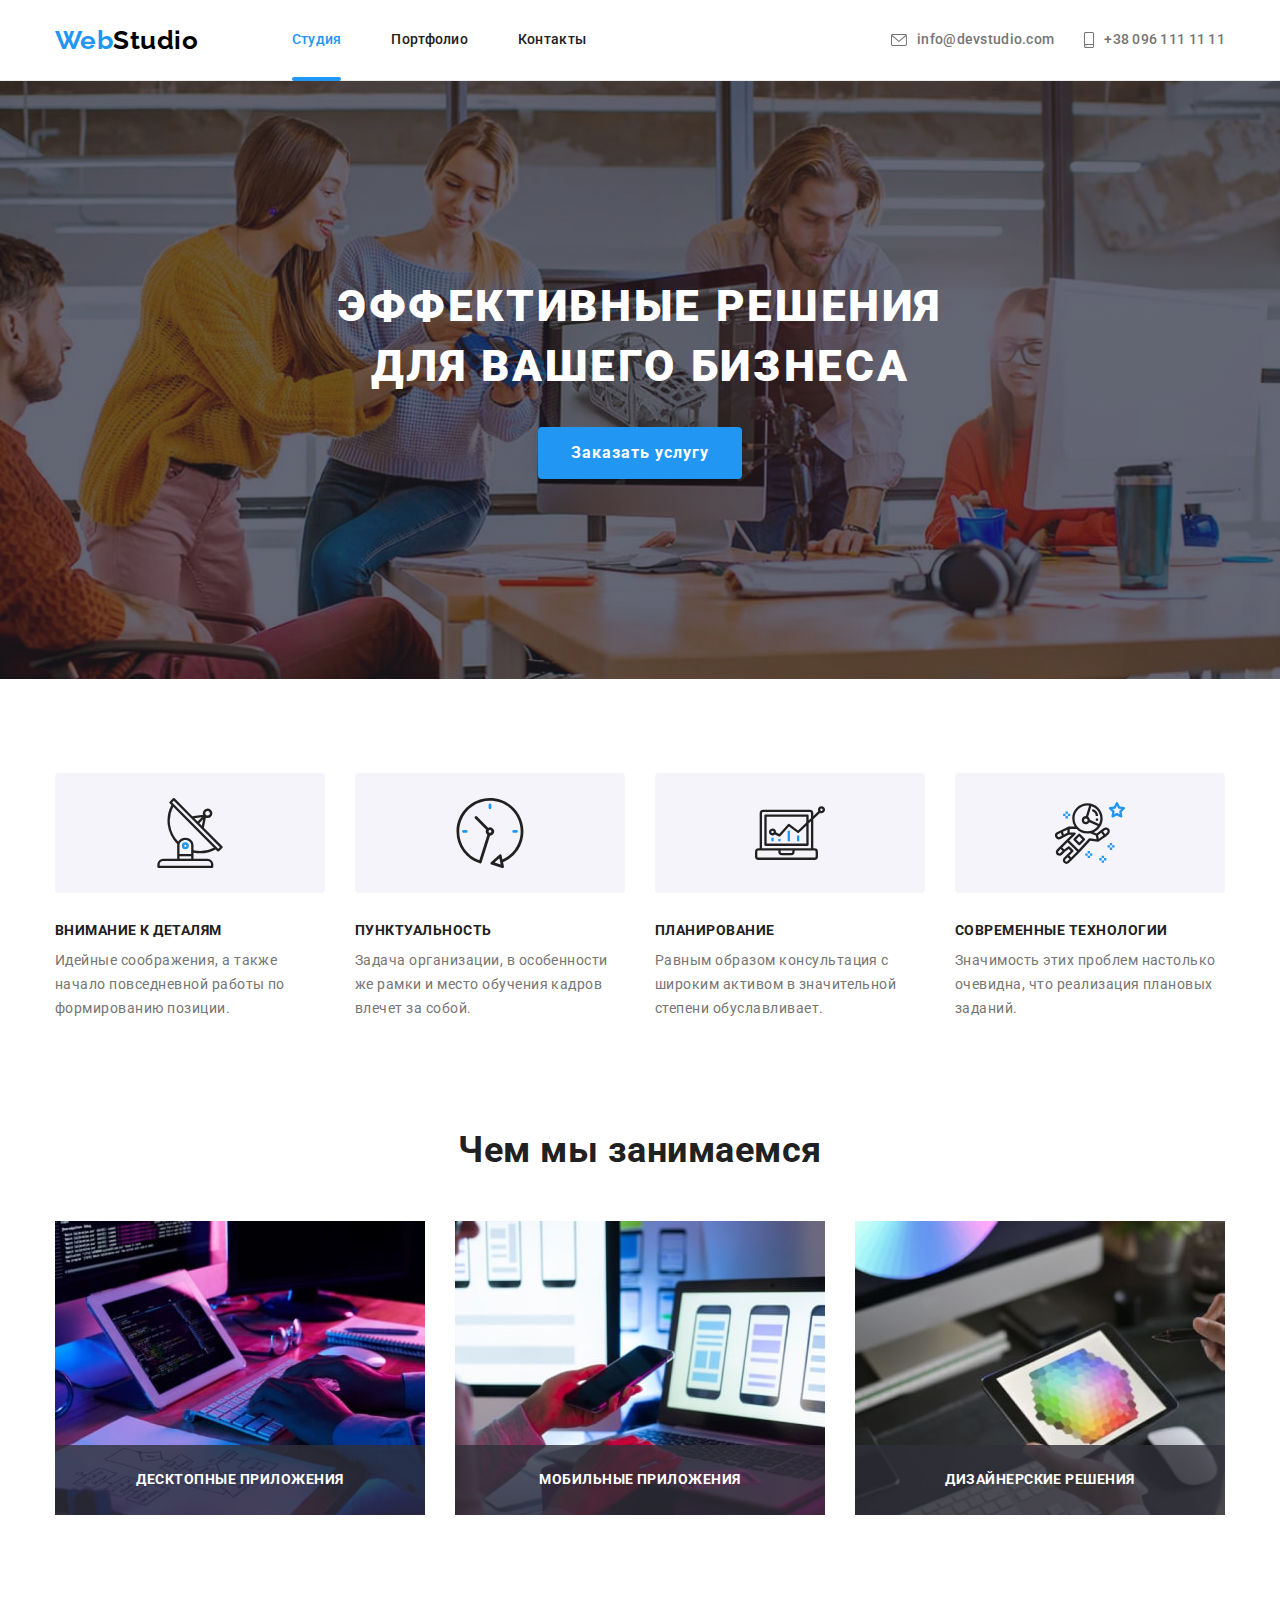
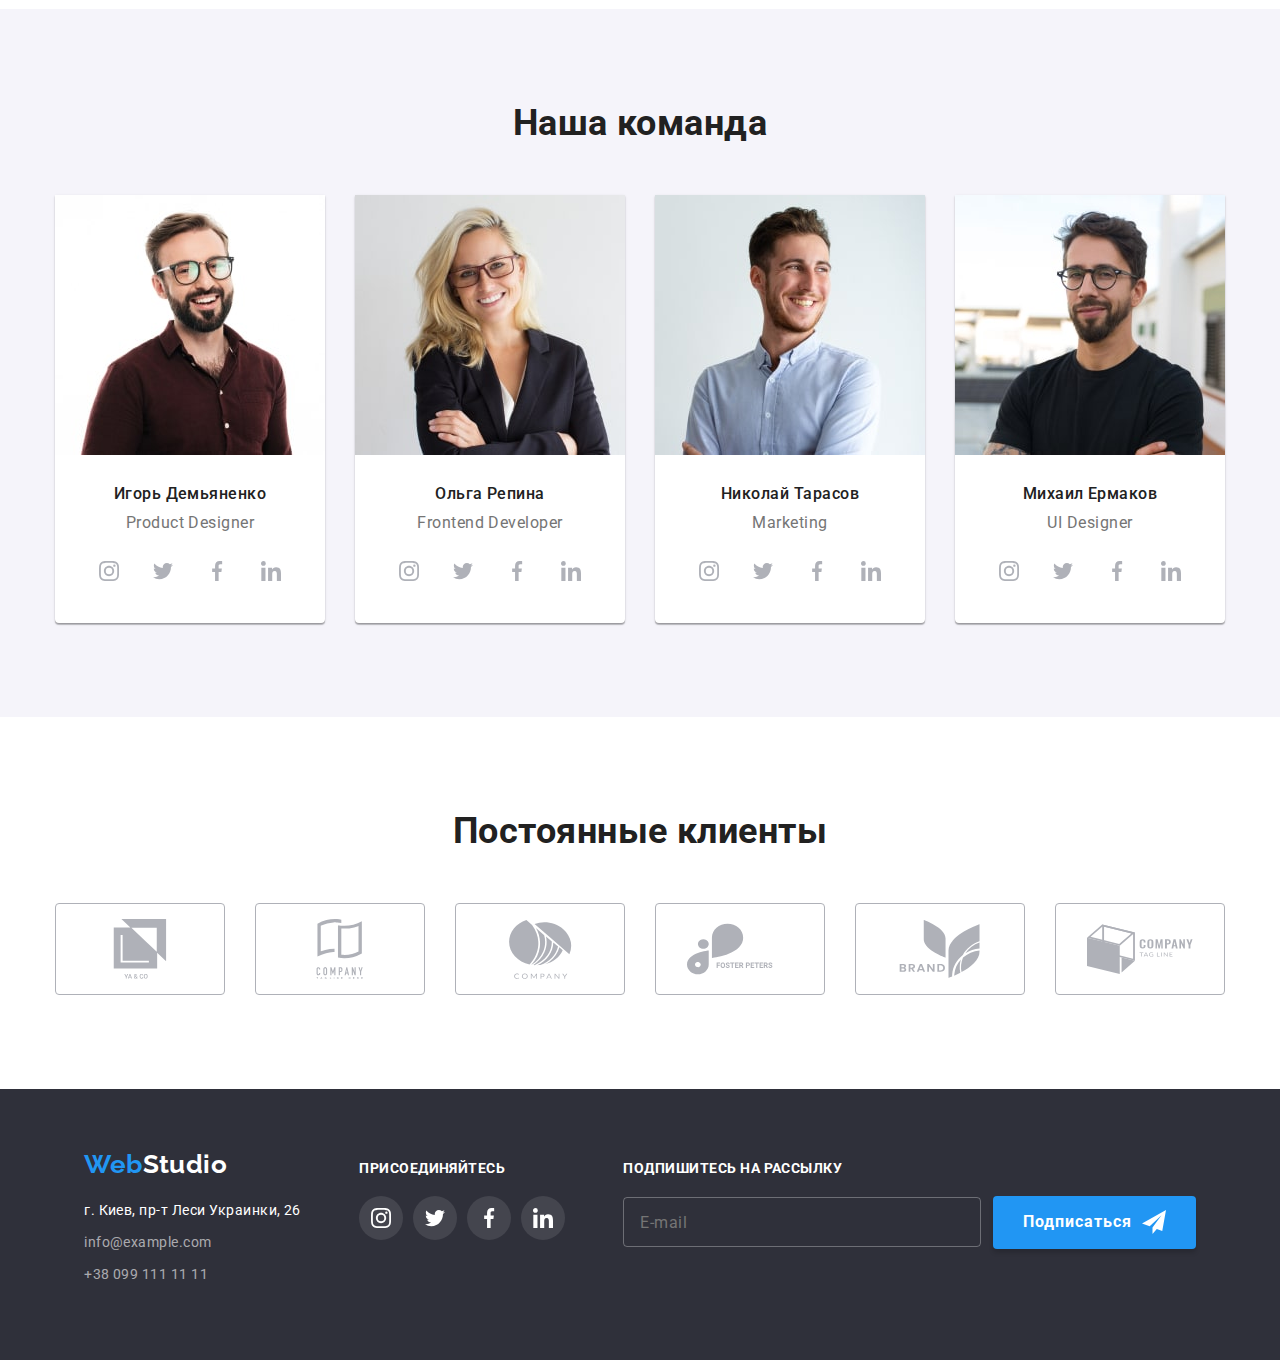
<file: index.html>
<!DOCTYPE html>
<html lang="ru">
  <head>
    <meta charset="UTF-8" />
    <meta http-equiv="X-UA-Compatible" content="IE=edge" />
    <meta name="viewport" content="width=device-width, initial-scale=1.0" />
    <link rel="preconnect" href="https://fonts.googleapis.com" />
    <link rel="preconnect" href="https://fonts.gstatic.com" crossorigin />
    <link
      href="https://fonts.googleapis.com/css2?family=Raleway:wght@700&family=Roboto:wght@400;500;700;900&display=swap"
      rel="stylesheet"
    />
    <link rel="stylesheet" href="./css/main.min.css" />
    <title>WebStudio</title>
  </head>

  <body>
    <!-- HEADER -->

    <!-- HEADER -->
    <header class="header">
      <div class="header__container container">
        <a href="./index.html" class="header__logo logo"
          >Web<span class="header__logo--accent">Studio</span></a
        >

        <button type="button" class="menu-btn" data-menu-button>
          <svg class="menu-btn__svg" width="40" height="40">
            <use class="menu-btn__icon--burger" href="./img/icon/sprite.svg#icon-burger"></use>
            <use class="menu-btn__icon--cross" href="./img/icon/sprite.svg#icon-cross"></use>
          </svg>
        </button>

        <div class="menu-container" data-menu>
          <nav class="site-nav">
            <ul class="site-nav__list">
              <li class="site-nav__item">
                <a href="./index.html" class="site-nav__link site-nav__link--current">Студия</a>
              </li>
              <li class="site-nav__item">
                <a href="./portfolio.html" class="site-nav__link">Портфолио</a>
              </li>
              <li class="site-nav__item"><a href="" class="site-nav__link">Контакты</a></li>
            </ul>
          </nav>

          <div>
            <ul class="auth-site">
              <li class="auth-site__item">
                <a href="tel:+380961111111" class="auth-site__link auth-site__link--tel">
                  <svg class="auth-site__svg" width="10" height="16">
                    <use href="./img/icon/sprite.svg#icon-tel"></use>
                  </svg>
                  +38 096 111 11 11
                </a>
              </li>
              <li class="auth-site__item">
                <a href="mailto:info@devstudio.com" class="auth-site__link">
                  <svg class="auth-site__svg" width="16" height="12">
                    <use href="./img/icon/sprite.svg#icon-mail"></use>
                  </svg>
                  info@devstudio.com
                </a>
              </li>
            </ul>

            <ul class="soc-auth">
              <li class="soc-auth__item">
                <a href="https://www.instagram.com/" class="soc-auth__link">Instagram</a>
              </li>
              <li class="soc-auth__item">
                <a href="https://twitter.com/home" class="soc-auth__link">Twitter</a>
              </li>
              <li class="soc-auth__item">
                <a href="https://www.facebook.com/" class="soc-auth__link">Facebook</a>
              </li>
              <li class="soc-auth__item">
                <a href="https://www.linkedin.com/" class="soc-auth__link">LinkedIn</a>
              </li>
            </ul>
          </div>
        </div>
      </div>
    </header>

    <!-- MAIN -->

    <main>
      <!-- HERO -->
      <section class="hero">
        <div class="container">
          <h1 class="hero__title">
            Эффективные решения<br />
            для вашего бизнеса
          </h1>

          <button type="button" class="hero__btn" data-modal-open>Заказать услугу</button>
        </div>
      </section>

      <!-- SPECIFICS -->
      <section class="specifics">
        <div class="container">
          <h2 class="specifics__title visually-hidden">specifics</h2>

          <ul class="specifics__list">
            <li class="specifics__item">
              <div class="specifics__svg">
                <svg width="70" height="70">
                  <use href="./img/icon/sprite.svg#icon-antena"></use>
                </svg>
              </div>

              <h3 class="specifics__title">Внимание к деталям</h3>
              <p class="specifics__text">
                Идейные соображения, а также начало повседневной работы по формированию позиции.
              </p>
            </li>
            <li class="specifics__item">
              <div class="specifics__svg">
                <svg width="70" height="70">
                  <use href="./img/icon/sprite.svg#icon-clock"></use>
                </svg>
              </div>

              <h3 class="specifics__title">Пунктуальность</h3>
              <p class="specifics__text">
                Задача организации, в особенности же рамки и место обучения кадров влечет за собой.
              </p>
            </li>
            <li class="specifics__item">
              <div class="specifics__svg">
                <svg width="70" height="70">
                  <use href="./img/icon/sprite.svg#icon-diagram"></use>
                </svg>
              </div>

              <h3 class="specifics__title">Планирование</h3>
              <p class="specifics__text">
                Равным образом консультация с широким активом в значительной степени обуславливает.
              </p>
            </li>
            <li class="specifics__item">
              <div class="specifics__svg">
                <svg width="70" height="70">
                  <use href="./img/icon/sprite.svg#icon-astronaut"></use>
                </svg>
              </div>

              <h3 class="specifics__title">Современные технологии</h3>
              <p class="specifics__text">
                Значимость этих проблем настолько очевидна, что реализация плановых заданий.
              </p>
            </li>
          </ul>
        </div>
      </section>

      <!-- INTERESTS -->
      <section class="interests">
        <div class="container">
          <h2 class="interests__title">Чем мы занимаемся</h2>

          <ul class="interests__list">
            <li class="interests__item">
              <div class="hidden-box">
                <picture>
                  <source
                    srcset="
                      ./img/adaptive/desk-interes-1-1x-min.jpg 1x,
                      ./img/adaptive/desk-interes-1-2x-min.jpg 2x
                    "
                    media="(min-width: 1200px)"
                  />
                  <img src="./img/interes.jpg" class="hidden-box__img" alt="интересы" />
                </picture>

                <div class="hidden-box__content">
                  <p class="hidden-box__text">Десктопные приложения</p>
                </div>
              </div>
            </li>
            <li class="interests__item">
              <div class="hidden-box">
                <picture>
                  <source
                    srcset="
                      ./img/adaptive/desk-interes-2-1x-min.jpg 1x,
                      ./img/adaptive/desk-interes-2-2x-min.jpg 2x
                    "
                    media="(min-width: 1200px)"
                  />
                  <img src="./img/interes2.jpg" class="hidden-box__img" alt="интересы" />
                </picture>

                <div class="hidden-box__content">
                  <p class="hidden-box__text">Мобильные приложения</p>
                </div>
              </div>
            </li>
            <li class="interests__item">
              <div class="hidden-box">
                <picture>
                  <source
                    srcset="
                      ./img/adaptive/desk-interes-3-1x-min.jpg 1x,
                      ./img/adaptive/desk-interes-3-2x-min.jpg 2x
                    "
                    media="(min-width: 1200px)"
                  />
                  <img src="./img/interes3.jpg" class="hidden-box__img" alt="интересы" />
                </picture>

                <div class="hidden-box__content">
                  <p class="hidden-box__text">Дизайнерские решения</p>
                </div>
              </div>
            </li>
          </ul>
        </div>
      </section>

      <!-- TEAM -->
      <section class="team">
        <div class="container">
          <h2 class="team__title">Наша команда</h2>

          <ul class="team__list">
            <li class="team__item">
              <picture>
                <source
                  srcset="
                    ./img/adaptive/mob-team-1-1x-min.jpg 1x,
                    ./img/adaptive/mob-team-1-2x-min.jpg 2x
                  "
                  media="(max-width: 767px)"
                />
                <source
                  srcset="
                    ./img/adaptive/tab-team-1-1x-min.jpg 1x,
                    ./img/adaptive/tab-team-1-2x-min.jpg 2x
                  "
                  media="(min-width: 768px) and (max-width: 1199px)"
                />
                <source
                  srcset="
                    ./img/adaptive/desk-team-1-1x-min.jpg 1x,
                    ./img/adaptive/desk-team-1-2x-min.jpg 2x
                  "
                  media="(min-width: 1200px)"
                />

                <img src="./img/team.jpg" class="team__img" alt="портреты" />
              </picture>

              <div class="team-content">
                <h3 class="team-content__name">Игорь Демьяненко</h3>
                <p class="team-content__position">Product Designer</p>
              </div>

              <ul class="soclist">
                <li class="soclist__item">
                  <a href="" class="soclist__link">
                    <svg class="soclist__svg" width="20" height="20">
                      <use href="./img/icon/sprite.svg#icon-instagram"></use>
                    </svg>
                  </a>
                </li>
                <li class="soclist__item">
                  <a href="" class="soclist__link">
                    <svg class="soclist__svg" width="20" height="20">
                      <use href="./img/icon/sprite.svg#icon-twitter"></use>
                    </svg>
                  </a>
                </li>
                <li class="soclist__item">
                  <a href="" class="soclist__link">
                    <svg class="soclist__svg" width="20" height="20">
                      <use href="./img/icon/sprite.svg#icon-facebook"></use>
                    </svg>
                  </a>
                </li>
                <li class="soclist__item">
                  <a href="" class="soclist__link">
                    <svg class="soclist__svg" width="20" height="20">
                      <use href="./img/icon/sprite.svg#icon-linkedin"></use>
                    </svg>
                  </a>
                </li>
              </ul>
            </li>
            <li class="team__item">
              <picture>
                <source
                  srcset="
                    ./img/adaptive/mob-team-2-1x-min.jpg 1x,
                    ./img/adaptive/mob-team-2-2x-min.jpg 2x
                  "
                  media="(max-width: 767px)"
                />
                <source
                  srcset="
                    ./img/adaptive/tab-team-2-1x-min.jpg 1x,
                    ./img/adaptive/tab-team-2-2x-min.jpg 2x
                  "
                  media="(min-width: 768px) and (max-width: 1199px)"
                />
                <source
                  srcset="
                    ./img/adaptive/desk-team-2-1x-min.jpg 1x,
                    ./img/adaptive/desk-team-2-2x-min.jpg 2x
                  "
                  media="(min-width: 1200px)"
                />

                <img src="./img/team2.jpg" class="team__img" alt="портреты" />
              </picture>
              <div class="team-content">
                <h3 class="team-content__name">Ольга Репина</h3>
                <p class="team-content__position">Frontend Developer</p>
              </div>

              <ul class="soclist">
                <li class="soclist__item">
                  <a href="" class="soclist__link">
                    <svg class="soclist__svg" width="20" height="20">
                      <use href="./img/icon/sprite.svg#icon-instagram"></use>
                    </svg>
                  </a>
                </li>
                <li class="soclist__item">
                  <a href="" class="soclist__link">
                    <svg class="soclist__svg" width="20" height="20">
                      <use href="./img/icon/sprite.svg#icon-twitter"></use>
                    </svg>
                  </a>
                </li>
                <li class="soclist__item">
                  <a href="" class="soclist__link">
                    <svg class="soclist__svg" width="20" height="20">
                      <use href="./img/icon/sprite.svg#icon-facebook"></use>
                    </svg>
                  </a>
                </li>
                <li class="soclist__item">
                  <a href="" class="soclist__link">
                    <svg class="soclist__svg" width="20" height="20">
                      <use href="./img/icon/sprite.svg#icon-linkedin"></use>
                    </svg>
                  </a>
                </li>
              </ul>
            </li>
            <li class="team__item">
              <picture>
                <source
                  srcset="
                    ./img/adaptive/mob-team-3-1x-min.jpg 1x,
                    ./img/adaptive/mob-team-3-2x-min.jpg 2x
                  "
                  media="(max-width: 767px)"
                />
                <source
                  srcset="
                    ./img/adaptive/tab-team-3-1x-min.jpg 1x,
                    ./img/adaptive/tab-team-3-2x-min.jpg 2x
                  "
                  media="(min-width: 768px) and (max-width: 1199px)"
                />
                <source
                  srcset="
                    ./img/adaptive/desk-team-3-1x-min.jpg 1x,
                    ./img/adaptive/desk-team-3-2x-min.jpg 2x
                  "
                  media="(min-width: 1200px)"
                />

                <img src="./img/team3.jpg" class="team__img" alt="портреты" />
              </picture>
              <div class="team-content">
                <h3 class="team-content__name">Николай Тарасов</h3>
                <p class="team-content__position">Marketing</p>
              </div>

              <ul class="soclist">
                <li class="soclist__item">
                  <a href="" class="soclist__link">
                    <svg class="soclist__svg" width="20" height="20">
                      <use href="./img/icon/sprite.svg#icon-instagram"></use>
                    </svg>
                  </a>
                </li>
                <li class="soclist__item">
                  <a href="" class="soclist__link">
                    <svg class="soclist__svg" width="20" height="20">
                      <use href="./img/icon/sprite.svg#icon-twitter"></use>
                    </svg>
                  </a>
                </li>
                <li class="soclist__item">
                  <a href="" class="soclist__link">
                    <svg class="soclist__svg" width="20" height="20">
                      <use href="./img/icon/sprite.svg#icon-facebook"></use>
                    </svg>
                  </a>
                </li>
                <li class="soclist__item">
                  <a href="" class="soclist__link">
                    <svg class="soclist__svg" width="20" height="20">
                      <use href="./img/icon/sprite.svg#icon-linkedin"></use>
                    </svg>
                  </a>
                </li>
              </ul>
            </li>
            <li class="team__item">
              <picture>
                <source
                  srcset="
                    ./img/adaptive/mob-team-4-1x-min.jpg 1x,
                    ./img/adaptive/mob-team-4-2x-min.jpg 2x
                  "
                  media="(max-width: 767px)"
                />
                <source
                  srcset="
                    ./img/adaptive/tab-team-4-1x-min.jpg 1x,
                    ./img/adaptive/tab-team-4-2x-min.jpg 2x
                  "
                  media="(min-width: 768px) and (max-width: 1199px)"
                />
                <source
                  srcset="
                    ./img/adaptive/desk-team-4-1x-min.jpg 1x,
                    ./img/adaptive/desk-team-4-2x-min.jpg 2x
                  "
                  media="(min-width: 1200px)"
                />

                <img src="./img/team4.jpg" class="team__img" alt="портреты" />
              </picture>
              <div class="team-content">
                <h3 class="team-content__name">Михаил Ермаков</h3>
                <p class="team-content__position">UI Designer</p>
              </div>

              <ul class="soclist">
                <li class="soclist__item">
                  <a href="" class="soclist__link">
                    <svg class="soclist__svg" width="20" height="20">
                      <use href="./img/icon/sprite.svg#icon-instagram"></use>
                    </svg>
                  </a>
                </li>
                <li class="soclist__item">
                  <a href="" class="soclist__link">
                    <svg class="soclist__svg" width="20" height="20">
                      <use href="./img/icon/sprite.svg#icon-twitter"></use>
                    </svg>
                  </a>
                </li>
                <li class="soclist__item">
                  <a href="" class="soclist__link">
                    <svg class="soclist__svg" width="20" height="20">
                      <use href="./img/icon/sprite.svg#icon-facebook"></use>
                    </svg>
                  </a>
                </li>
                <li class="soclist__item">
                  <a href="" class="soclist__link">
                    <svg class="soclist__svg" width="20" height="20">
                      <use href="./img/icon/sprite.svg#icon-linkedin"></use>
                    </svg>
                  </a>
                </li>
              </ul>
            </li>
          </ul>
        </div>
      </section>

      <!-- CLIENTS -->
      <section class="clients">
        <div class="container">
          <h2 class="clients__title">Постоянные клиенты</h2>

          <ul class="clients__list">
            <li class="clients__item">
              <a href="" class="clients__link">
                <svg class="clients__svg" width="106" height="60">
                  <use href="./img/icon/sprite.svg#icon-client"></use>
                </svg>
              </a>
            </li>
            <li class="clients__item">
              <a href="" class="clients__link">
                <svg class="clients__svg" width="106" height="60">
                  <use href="./img/icon/sprite.svg#icon-client2"></use>
                </svg>
              </a>
            </li>
            <li class="clients__item">
              <a href="" class="clients__link">
                <svg class="clients__svg" width="106" height="60">
                  <use href="./img/icon/sprite.svg#icon-client3"></use>
                </svg>
              </a>
            </li>
            <li class="clients__item">
              <a href="" class="clients__link">
                <svg class="clients__svg" width="106" height="60">
                  <use href="./img/icon/sprite.svg#icon-client4"></use>
                </svg>
              </a>
            </li>
            <li class="clients__item">
              <a href="" class="clients__link">
                <svg class="clients__svg" width="106" height="60">
                  <use href="./img/icon/sprite.svg#icon-client5"></use>
                </svg>
              </a>
            </li>
            <li class="clients__item">
              <a href="" class="clients__link">
                <svg class="clients__svg" width="106" height="60">
                  <use href="./img/icon/sprite.svg#icon-client6"></use>
                </svg>
              </a>
            </li>
          </ul>
        </div>
      </section>
    </main>

    <!-- FOOTER -->
    <footer class="footer">
      <div class="footer__container container">
        <div class="footer__tablet">
          <div class="footer__box">
            <a href="./index.html" class="footer__logo logo"
              >Web<span class="footer__logo--accent">Studio</span></a
            >

            <address class="footer__address">
              <ul class="footer__list">
                <li class="footer__item">
                  <a href="" class="footer__link footer__link--street"
                    >г. Киев, пр-т Леси Украинки, 26
                  </a>
                </li>
                <li class="footer__item">
                  <a href="mailto:info@example.com" class="footer__link">info@example.com </a>
                </li>
                <li class="footer__item">
                  <a href="tel:+380991111111" class="footer__link">+38 099 111 11 11 </a>
                </li>
              </ul>
            </address>
          </div>

          <div class="footer-soclist">
            <p class="footer-soclist__text">присоединяйтесь</p>
            <ul class="footer-soclist__list">
              <li class="footer-soclist__item">
                <a href="" class="footer-soclist__link">
                  <svg class="footer-soclist__icon" width="20" height="20">
                    <use href="./img/icon/sprite.svg#icon-footer-link"></use>
                  </svg>
                </a>
              </li>
              <li class="footer-soclist__item">
                <a href="" class="footer-soclist__link">
                  <svg class="footer-soclist__icon" width="20" height="20">
                    <use href="./img/icon/sprite.svg#icon-footer-link2"></use>
                  </svg>
                </a>
              </li>
              <li class="footer-soclist__item">
                <a href="" class="footer-soclist__link">
                  <svg class="footer-soclist__icon" width="20" height="20">
                    <use href="./img/icon/sprite.svg#icon-footer-link3"></use>
                  </svg>
                </a>
              </li>
              <li class="footer-soclist__item">
                <a href="" class="footer-soclist__link">
                  <svg class="footer-soclist__icon" width="20" height="20">
                    <use href="./img/icon/sprite.svg#icon-footer-link4"></use>
                  </svg>
                </a>
              </li>
            </ul>
          </div>

          <div class="footer-subscribe">
            <p class="footer-subscribe__text">Подпишитесь на рассылку</p>

            <form class="footer-subscribe__form">
              <input
                class="footer-subscribe__input"
                type="email"
                name="email"
                placeholder="E-mail"
              />

              <button type="button" class="footer-subscribe__btn">
                Подписаться

                <svg class="footer-subscribe__icon" width="24" height="24">
                  <use href="./img/icon/sprite.svg#icon-airplane"></use>
                </svg>
              </button>
            </form>
          </div>
        </div>
      </div>
    </footer>

    <!-- MODAL -->

    <div class="backdrop backdrop__is-hidden" data-modal>
      <div class="backdrop-modal">
        <form class="modal-form">
          <button class="modal-form__btn" data-modal-close>
            <svg class="backdrop-modal__icon" width="11" height="11">
              <use href="./img/icon/sprite.svg#icon-close"></use>
            </svg>
          </button>
          <p class="modal-form__text">Оставьте свои данные, мы вам перезвоним</p>

          <div class="modal-form__field">
            <label class="modal-form__label" for="name">Имя</label>
            <input class="modal-form__input" type="text" name="name" id="name" />
            <svg class="modal-form__icon">
              <use href="./img/icon/sprite.svg#icon-name-modal"></use>
            </svg>
          </div>

          <div class="modal-form__field">
            <label class="modal-form__label" for="tel">Телефон</label>
            <input class="modal-form__input" type="text" name="name" id="tel" />
            <svg class="modal-form__icon">
              <use href="./img/icon/sprite.svg#icon-tel-modal"></use>
            </svg>
          </div>

          <div class="modal-form__field">
            <label class="modal-form__label" for="mail">Почта</label>
            <input class="modal-form__input" type="text" name="name" id="mail" />
            <svg class="modal-form__icon">
              <use href="./img/icon/sprite.svg#icon-mail-modal"></use>
            </svg>
          </div>

          <div class="modal-form__field">
            <label class="modal-form__label" for="comment">Комментарий</label>
            <textarea
              class="modal-form__comment"
              name="comment"
              id="comment"
              rows="10"
              placeholder="Введите текст"
            ></textarea>
          </div>

          <div class="form-checkbox">
            <input class="form-checkbox__input" type="checkbox" name="policy" id="policy" />
            <label class="form-checkbox__label" for="policy"
              >Соглашаюсь с рассылкой и принимаю
            </label>
            <a href="" class="form-checkbox__link">Условия договора</a>
          </div>

          <button type="submit" class="form-btn">Отправить</button>
        </form>
      </div>
    </div>

    <!-- SCRIPT -->
    <script src="./js/modal.js"></script>
    <script src="./js/burger-menu.js"></script>
  </body>
</html>
</file>
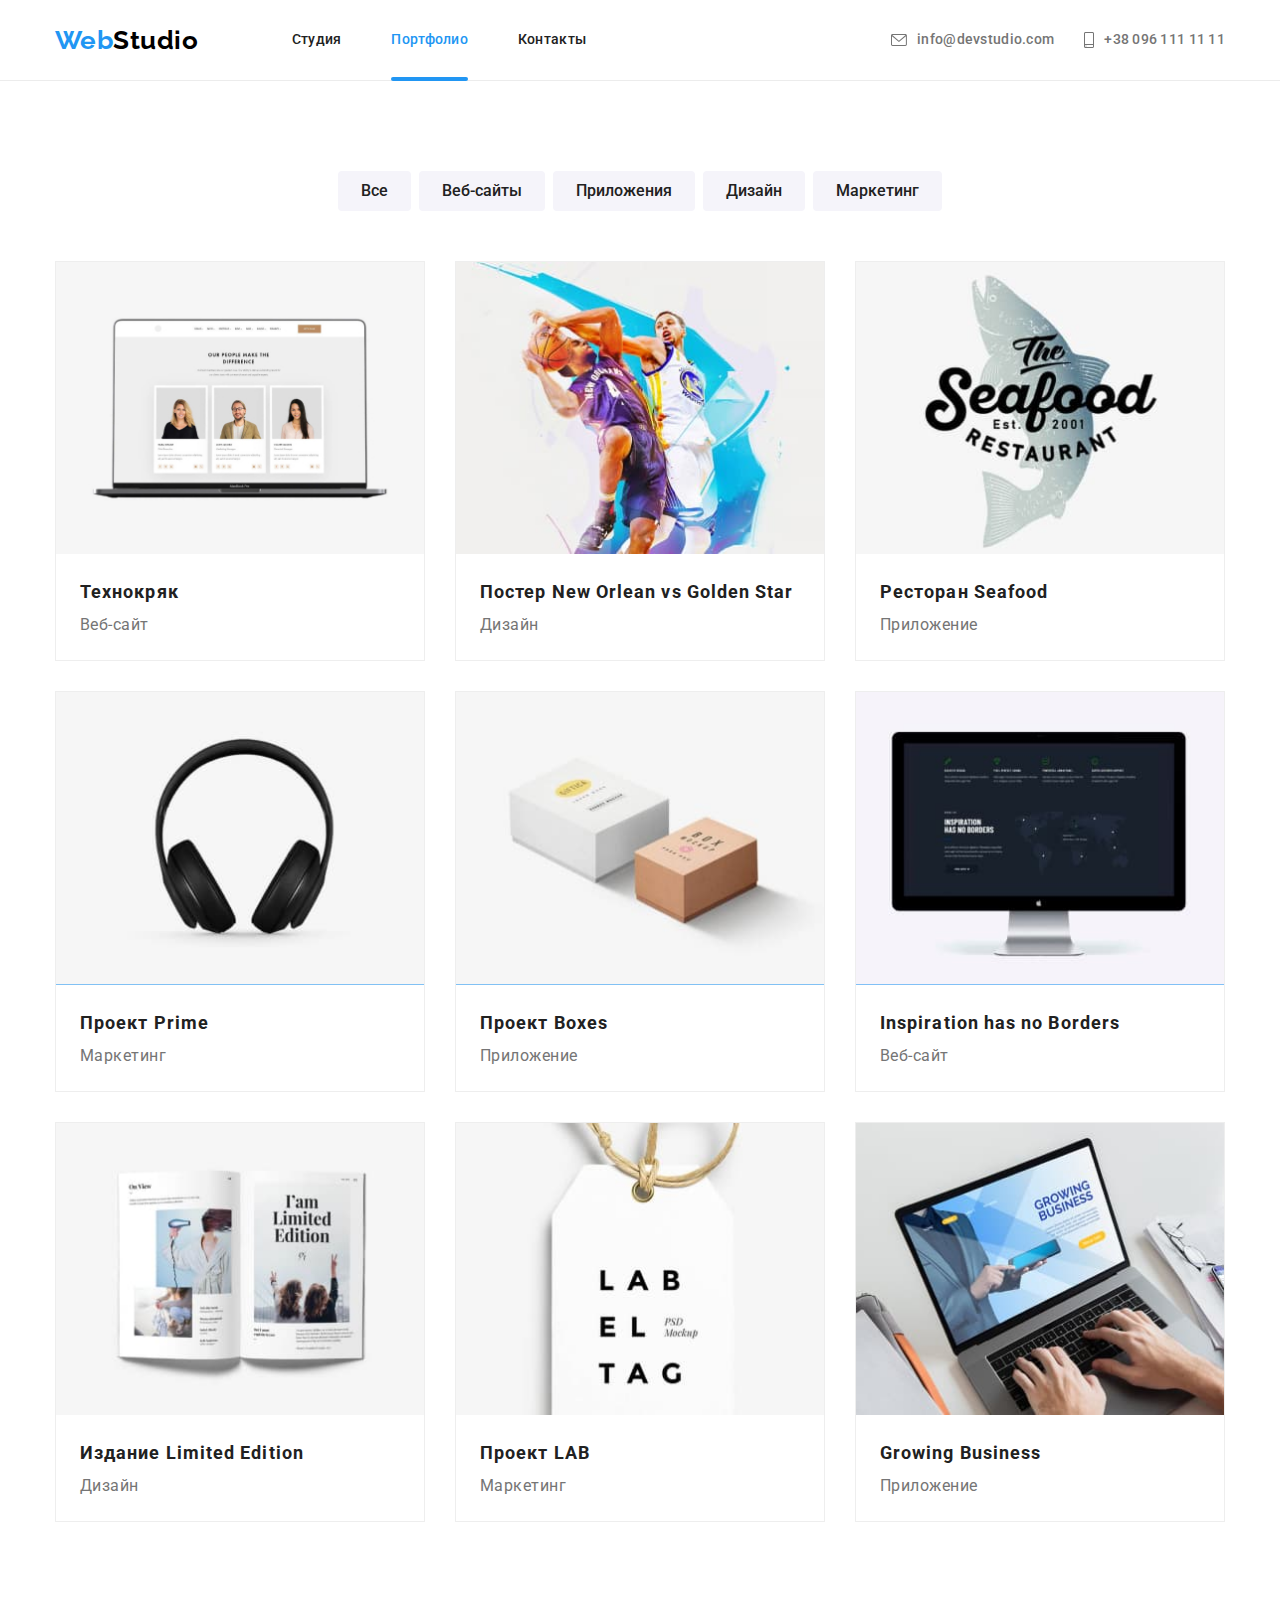
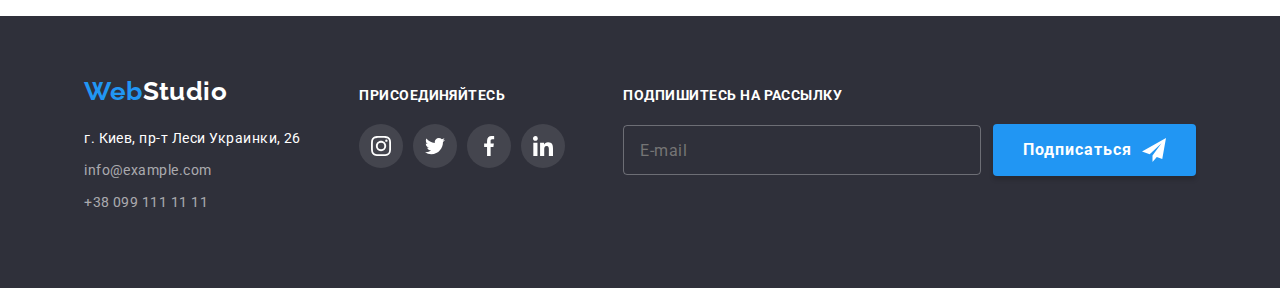
<file: portfolio.html>
<!DOCTYPE html>
<html lang="ru">
  <head>
    <meta charset="UTF-8" />
    <meta http-equiv="X-UA-Compatible" content="IE=edge" />
    <meta name="viewport" content="width=device-width, initial-scale=1.0" />
    <link rel="preconnect" href="https://fonts.googleapis.com" />
    <link rel="preconnect" href="https://fonts.gstatic.com" crossorigin />
    <link
      href="https://fonts.googleapis.com/css2?family=Raleway:wght@700&family=Roboto:wght@400;500;700;900&display=swap"
      rel="stylesheet"
    />
    <link rel="stylesheet" href="./css/main.min.css" />
    <title>Portfolio</title>
  </head>

  <body>
    <!-- HEADER -->

    <!-- HEADER -->
    <header class="header">
      <div class="header__container container">
        <a href="./index.html" class="header__logo logo"
          >Web<span class="header__logo--accent">Studio</span></a
        >

        <button type="button" class="menu-btn" data-menu-button>
          <svg class="menu-btn__svg" width="40" height="40">
            <use class="menu-btn__icon--burger" href="./img/icon/sprite.svg#icon-burger"></use>
            <use class="menu-btn__icon--cross" href="./img/icon/sprite.svg#icon-cross"></use>
          </svg>
        </button>

        <div class="menu-container" data-menu>
          <nav class="site-nav">
            <ul class="site-nav__list">
              <li class="site-nav__item">
                <a href="./index.html" class="site-nav__link">Студия</a>
              </li>
              <li class="site-nav__item">
                <a href="./portfolio.html" class="site-nav__link site-nav__link--current"
                  >Портфолио</a
                >
              </li>
              <li class="site-nav__item"><a href="" class="site-nav__link">Контакты</a></li>
            </ul>
          </nav>

          <div>
            <ul class="auth-site">
              <li class="auth-site__item">
                <a href="tel:+380961111111" class="auth-site__link auth-site__link--tel">
                  <svg class="auth-site__svg" width="10" height="16">
                    <use href="./img/icon/sprite.svg#icon-tel"></use>
                  </svg>
                  +38 096 111 11 11
                </a>
              </li>
              <li class="auth-site__item">
                <a href="mailto:info@devstudio.com" class="auth-site__link">
                  <svg class="auth-site__svg" width="16" height="12">
                    <use href="./img/icon/sprite.svg#icon-mail"></use>
                  </svg>
                  info@devstudio.com
                </a>
              </li>
            </ul>

            <ul class="soc-auth">
              <li class="soc-auth__item">
                <a href="https://www.instagram.com/" class="soc-auth__link">Instagram</a>
              </li>
              <li class="soc-auth__item">
                <a href="https://twitter.com/home" class="soc-auth__link">Twitter</a>
              </li>
              <li class="soc-auth__item">
                <a href="https://www.facebook.com/" class="soc-auth__link">Facebook</a>
              </li>
              <li class="soc-auth__item">
                <a href="https://www.linkedin.com/" class="soc-auth__link">LinkedIn</a>
              </li>
            </ul>
          </div>
        </div>
      </div>
    </header>

    <!-- MAIN -->
    <main>
      <!-- projects main -->
      <section class="gallery">
        <div class="container">
          <h1 class="gallery__title visually-hidden">projects</h1>

          <ul class="gallery-filters">
            <li class="gallery-filters__item">
              <button type="button" class="gallery-filters__btn">Все</button>
            </li>
            <li class="gallery-filters__item">
              <button type="button" class="gallery-filters__btn">Веб-сайты</button>
            </li>
            <li class="gallery-filters__item">
              <button type="button" class="gallery-filters__btn">Приложения</button>
            </li>
            <li class="gallery-filters__item">
              <button type="button" class="gallery-filters__btn">Дизайн</button>
            </li>
            <li class="gallery-filters__item">
              <button type="button" class="gallery-filters__btn">Маркетинг</button>
            </li>
          </ul>

          <ul class="gallery-projects">
            <li class="gallery-projects__item">
              <a href="" class="gallery-projects__link">
                <div class="gallery-hidden">
                  <img
                    src="./img/portfolio.jpg"
                    class="gallery-hidden__img"
                    alt="Технокряк"
                    width="370"
                    height="294"
                  />

                  <p class="gallery-hidden__text">
                    Технокряк это современная площадка распространения коронавируса. Компании
                    используют эту платформу для цифрового шпионажа и атак на защищённые сервера
                    конкурентов.
                  </p>
                </div>

                <div class="gallery-content">
                  <h3 class="gallery-content__name">Технокряк</h3>
                  <p class="gallery-content__style">Веб-сайт</p>
                </div>
              </a>
            </li>
            <li class="gallery-projects__item">
              <a href="" class="gallery-projects__link">
                <div class="gallery-hidden">
                  <img
                    src="./img/portfolio2.jpg"
                    class="gallery-hidden__img"
                    alt="Технокряк"
                    width="370"
                    height="294"
                  />

                  <p class="gallery-hidden__text">
                    Технокряк это современная площадка распространения коронавируса. Компании
                    используют эту платформу для цифрового шпионажа и атак на защищённые сервера
                    конкурентов.
                  </p>
                </div>

                <div class="gallery-content">
                  <h3 class="gallery-content__name">Постер New Orlean vs Golden Star</h3>
                  <p class="gallery-content__style">Дизайн</p>
                </div>
              </a>
            </li>
            <li class="gallery-projects__item">
              <a href="" class="gallery-projects__link">
                <div class="gallery-hidden">
                  <img
                    src="./img/portfolio3.jpg"
                    class="gallery-hidden__img"
                    alt="Технокряк"
                    width="370"
                    height="294"
                  />

                  <p class="gallery-hidden__text">
                    Технокряк это современная площадка распространения коронавируса. Компании
                    используют эту платформу для цифрового шпионажа и атак на защищённые сервера
                    конкурентов.
                  </p>
                </div>

                <div class="gallery-content">
                  <h3 class="gallery-content__name">Ресторан Seafood</h3>
                  <p class="gallery-content__style">Приложение</p>
                </div>
              </a>
            </li>
            <li class="gallery-projects__item">
              <a href="" class="gallery-projects__link">
                <div class="gallery-hidden">
                  <img
                    src="./img/portfolio4.jpg"
                    class="gallery-hidden__img"
                    alt="Технокряк"
                    width="370"
                    height="294"
                  />

                  <p class="gallery-hidden__text">
                    Технокряк это современная площадка распространения коронавируса. Компании
                    используют эту платформу для цифрового шпионажа и атак на защищённые сервера
                    конкурентов.
                  </p>
                </div>

                <div class="gallery-content">
                  <h3 class="gallery-content__name">Проект Prime</h3>
                  <p class="gallery-content__style">Маркетинг</p>
                </div>
              </a>
            </li>
            <li class="gallery-projects__item">
              <a href="" class="gallery-projects__link">
                <div class="gallery-hidden">
                  <img
                    src="./img/portfolio5.jpg"
                    class="gallery-hidden__img"
                    alt="Технокряк"
                    width="370"
                    height="294"
                  />

                  <p class="gallery-hidden__text">
                    Технокряк это современная площадка распространения коронавируса. Компании
                    используют эту платформу для цифрового шпионажа и атак на защищённые сервера
                    конкурентов.
                  </p>
                </div>

                <div class="gallery-content">
                  <h3 class="gallery-content__name">Проект Boxes</h3>
                  <p class="gallery-content__style">Приложение</p>
                </div>
              </a>
            </li>
            <li class="gallery-projects__item">
              <a href="" class="gallery-projects__link">
                <div class="gallery-hidden">
                  <img
                    src="./img/portfolio6.jpg"
                    class="gallery-hidden__img"
                    alt="Технокряк"
                    width="370"
                    height="294"
                  />

                  <p class="gallery-hidden__text">
                    Технокряк это современная площадка распространения коронавируса. Компании
                    используют эту платформу для цифрового шпионажа и атак на защищённые сервера
                    конкурентов.
                  </p>
                </div>

                <div class="gallery-content">
                  <h3 class="gallery-content__name">Inspiration has no Borders</h3>
                  <p class="gallery-content__style">Веб-сайт</p>
                </div>
              </a>
            </li>
            <li class="gallery-projects__item">
              <a href="" class="gallery-projects__link">
                <div class="gallery-hidden">
                  <img
                    src="./img/portfolio7.jpg"
                    class="gallery-hidden__img"
                    alt="Технокряк"
                    width="370"
                    height="294"
                  />

                  <p class="gallery-hidden__text">
                    Технокряк это современная площадка распространения коронавируса. Компании
                    используют эту платформу для цифрового шпионажа и атак на защищённые сервера
                    конкурентов.
                  </p>
                </div>

                <div class="gallery-content">
                  <h3 class="gallery-content__name">Издание Limited Edition</h3>
                  <p class="gallery-content__style">Дизайн</p>
                </div>
              </a>
            </li>
            <li class="gallery-projects__item">
              <a href="" class="gallery-projects__link">
                <div class="gallery-hidden">
                  <img
                    src="./img/portfolio8.jpg"
                    class="gallery-hidden__img"
                    alt="Технокряк"
                    width="370"
                    height="294"
                  />

                  <p class="gallery-hidden__text">
                    Технокряк это современная площадка распространения коронавируса. Компании
                    используют эту платформу для цифрового шпионажа и атак на защищённые сервера
                    конкурентов.
                  </p>
                </div>

                <div class="gallery-content">
                  <h3 class="gallery-content__name">Проект LAB</h3>
                  <p class="gallery-content__style">Маркетинг</p>
                </div>
              </a>
            </li>
            <li class="gallery-projects__item">
              <a href="" class="gallery-projects__link">
                <div class="gallery-hidden">
                  <img
                    src="./img/portfolio9.jpg"
                    class="gallery-hidden__img"
                    alt="Технокряк"
                    width="370"
                    height="294"
                  />

                  <p class="gallery-hidden__text">
                    Технокряк это современная площадка распространения коронавируса. Компании
                    используют эту платформу для цифрового шпионажа и атак на защищённые сервера
                    конкурентов.
                  </p>
                </div>

                <div class="gallery-content">
                  <h3 class="gallery-content__name">Growing Business</h3>
                  <p class="gallery-content__style">Приложение</p>
                </div>
              </a>
            </li>
          </ul>
        </div>
      </section>
    </main>
    <!-- FOOTER -->
    <footer class="footer">
      <div class="footer__container container">
        <div class="footer__tablet">
          <div class="footer__box">
            <a href="./index.html" class="footer__logo logo"
              >Web<span class="footer__logo--accent">Studio</span></a
            >

            <address class="footer__address">
              <ul class="footer__list">
                <li class="footer__item">
                  <a href="" class="footer__link footer__link--street"
                    >г. Киев, пр-т Леси Украинки, 26
                  </a>
                </li>
                <li class="footer__item">
                  <a href="mailto:info@example.com" class="footer__link">info@example.com </a>
                </li>
                <li class="footer__item">
                  <a href="tel:+380991111111" class="footer__link">+38 099 111 11 11 </a>
                </li>
              </ul>
            </address>
          </div>

          <div class="footer-soclist">
            <p class="footer-soclist__text">присоединяйтесь</p>
            <ul class="footer-soclist__list">
              <li class="footer-soclist__item">
                <a href="" class="footer-soclist__link">
                  <svg class="footer-soclist__icon" width="20" height="20">
                    <use href="./img/icon/sprite.svg#icon-footer-link"></use>
                  </svg>
                </a>
              </li>
              <li class="footer-soclist__item">
                <a href="" class="footer-soclist__link">
                  <svg class="footer-soclist__icon" width="20" height="20">
                    <use href="./img/icon/sprite.svg#icon-footer-link2"></use>
                  </svg>
                </a>
              </li>
              <li class="footer-soclist__item">
                <a href="" class="footer-soclist__link">
                  <svg class="footer-soclist__icon" width="20" height="20">
                    <use href="./img/icon/sprite.svg#icon-footer-link3"></use>
                  </svg>
                </a>
              </li>
              <li class="footer-soclist__item">
                <a href="" class="footer-soclist__link">
                  <svg class="footer-soclist__icon" width="20" height="20">
                    <use href="./img/icon/sprite.svg#icon-footer-link4"></use>
                  </svg>
                </a>
              </li>
            </ul>
          </div>

          <div class="footer-subscribe">
            <p class="footer-subscribe__text">Подпишитесь на рассылку</p>

            <form class="footer-subscribe__form">
              <input
                class="footer-subscribe__input"
                type="email"
                name="email"
                placeholder="E-mail"
              />

              <button type="button" class="footer-subscribe__btn">
                Подписаться

                <svg class="footer-subscribe__icon" width="24" height="24">
                  <use href="./img/icon/sprite.svg#icon-airplane"></use>
                </svg>
              </button>
            </form>
          </div>
        </div>
      </div>
    </footer>

    <!-- MODAL -->

    <div class="backdrop backdrop__is-hidden" data-modal>
      <div class="backdrop-modal">
        <form class="modal-form">
          <button class="modal-form__btn" data-modal-close>
            <svg class="backdrop-modal__icon" width="11" height="11">
              <use href="./img/icon/sprite.svg#icon-close"></use>
            </svg>
          </button>
          <p class="modal-form__text">Оставьте свои данные, мы вам перезвоним</p>

          <div class="modal-form__field">
            <label class="modal-form__label" for="name">Имя</label>
            <input class="modal-form__input" type="text" name="name" id="name" />
            <svg class="modal-form__icon">
              <use href="./img/icon/sprite.svg#icon-name-modal"></use>
            </svg>
          </div>

          <div class="modal-form__field">
            <label class="modal-form__label" for="tel">Телефон</label>
            <input class="modal-form__input" type="text" name="name" id="tel" />
            <svg class="modal-form__icon">
              <use href="./img/icon/sprite.svg#icon-tel-modal"></use>
            </svg>
          </div>

          <div class="modal-form__field">
            <label class="modal-form__label" for="mail">Почта</label>
            <input class="modal-form__input" type="text" name="name" id="mail" />
            <svg class="modal-form__icon">
              <use href="./img/icon/sprite.svg#icon-mail-modal"></use>
            </svg>
          </div>

          <div class="modal-form__field">
            <label class="modal-form__label" for="comment">Комментарий</label>
            <textarea
              class="modal-form__comment"
              name="comment"
              id="comment"
              rows="10"
              placeholder="Введите текст"
            ></textarea>
          </div>

          <div class="form-checkbox">
            <input class="form-checkbox__input" type="checkbox" name="policy" id="policy" />
            <label class="form-checkbox__label" for="policy"
              >Соглашаюсь с рассылкой и принимаю
            </label>
            <a href="" class="form-checkbox__link">Условия договора</a>
          </div>

          <button type="submit" class="form-btn">Отправить</button>
        </form>
      </div>
    </div>

    <!-- SCRIPT -->
    <script src="./js/modal.js"></script>
    <script src="./js/burger-menu.js"></script>
  </body>
</html>
</file>
<file: css/main.min.css>
/*! modern-normalize v0.6.0 | MIT License | https://github.com/sindresorhus/modern-normalize */*,*::before,*::after{box-sizing:border-box}:root{-moz-tab-size:4;tab-size:4}html{line-height:1.15;-webkit-text-size-adjust:100%}body{margin:0}body{font-family:system-ui,-apple-system,"Segoe UI",Roboto,Helvetica,Arial,sans-serif,"Apple Color Emoji","Segoe UI Emoji"}hr{height:0}abbr[title]{text-decoration:underline dotted}b,strong{font-weight:bolder}code,kbd,samp,pre{font-family:SFMono-Regular, Consolas, "Liberation Mono", Menlo, monospace;font-size:1em}small{font-size:80%}sub,sup{font-size:75%;line-height:0;position:relative;vertical-align:baseline}sub{bottom:-0.25em}sup{top:-0.5em}button,input,optgroup,select,textarea{font-family:inherit;font-size:100%;line-height:1.15;margin:0}button,select{text-transform:none}button,[type="button"],[type="reset"],[type="submit"]{-webkit-appearance:button}button::-moz-focus-inner,[type="button"]::-moz-focus-inner,[type="reset"]::-moz-focus-inner,[type="submit"]::-moz-focus-inner{border-style:none;padding:0}button:-moz-focusring,[type="button"]:-moz-focusring,[type="reset"]:-moz-focusring,[type="submit"]:-moz-focusring{outline:1px dotted ButtonText}fieldset{padding:0.35em 0.75em 0.625em}legend{padding:0}progress{vertical-align:baseline}[type="number"]::-webkit-inner-spin-button,[type="number"]::-webkit-outer-spin-button{height:auto}[type="search"]{-webkit-appearance:textfield;outline-offset:-2px}[type="search"]::-webkit-search-decoration{-webkit-appearance:none}::-webkit-file-upload-button{-webkit-appearance:button;font:inherit}summary{display:list-item}*,*::before,*::after{box-sizing:border-box}a{text-decoration:none}h1,h2,h3,h4,h5,h6,p,ul{margin:0;padding:0;list-style:none}img{display:block;max-width:100%;height:auto}body{font-family:'Raleway', sans-serif;font-family:'Roboto', sans-serif;letter-spacing:0.03em;padding-top:77px;background-color:#fff;color:#757575}body.modal-open,body.menu-open{overflow:hidden}.container-wrap{max-width:100%;overflow:hidden}.container{padding-left:15px;padding-right:15px;margin-left:auto;margin-right:auto}@media screen and (min-width: 480px){.container{width:480px}}@media screen and (min-width: 768px){.container{width:768px}}@media screen and (min-width: 1200px){.container{width:1200px}}.visually-hidden{position:absolute;white-space:nowrap;width:1px;height:1px;overflow:hidden;border:0;padding:0;clip:rect(0 0 0 0);clip-path:inset(50%);margin:-1px}.logo{font-family:'Raleway';font-weight:700;font-size:26px;line-height:1.19;color:#2196f3}.header{position:fixed;width:100%;top:0;left:0;z-index:9;background-color:#fff;border-bottom:1px solid #ececec}.header__container{display:flex;align-items:center;padding:0 15px;justify-content:space-between}@media screen and (max-width: 767px){.header__container{padding-top:16px;padding-bottom:16px}}@media screen and (max-width: 767px){.header__container{padding-top:26px;padding-bottom:26px}}@media screen and (max-width: 767px){.header__container{padding-top:24px;padding-bottom:25px}}.header__logo--accent{color:#000}.menu-btn{border:none;padding:0;margin-left:auto;color:#757575;background-color:transparent}@media screen and (min-width: 768px){.menu-btn{display:none}}.menu-btn.is-open{z-index:3}.menu-btn__icon--cross{display:none}.menu-btn.is-open .menu-btn__icon--cross{display:block}.menu-btn.is-open .menu-btn__icon--burger{display:none}.menu-btn__svg{fill:currentColor}.menu-btn__svg:hover,.menu-btn__svg:focus{color:#2196f3}@media screen and (min-width: 768px){.menu-container{display:flex;align-items:center}}@media screen and (max-width: 767px){.menu-container{display:none}}@media screen and (max-width: 767px){.menu-container.is-open{position:fixed;top:0;left:0;height:100%;width:100%;padding:48px 40px;z-index:2;display:block;display:flex;flex-direction:column;justify-content:space-between;background-color:#fff}}@media screen and (min-width: 768px){.site-nav{display:flex;align-items:center}}.site-nav__list{display:flex}@media screen and (min-width: 768px){.site-nav__list{margin-right:84px}}@media screen and (max-width: 767px){.site-nav__list{flex-direction:column}}@media screen and (min-width: 1200px){.site-nav__list{margin-right:305px}}@media screen and (max-width: 767px){.site-nav__item:not(:last-child){margin-bottom:30px}}@media screen and (min-width: 768px){.site-nav__item:not(:last-child){margin-right:50px}}@media screen and (min-width: 768px){.site-nav__link{display:block;font-weight:500;font-size:14px;line-height:1.14;letter-spacing:0.02em;transition:color 250ms cubic-bezier(0.4, 0, 0.2, 1);color:#212121;padding-top:32px;padding-bottom:32px}}@media screen and (max-width: 767px){.site-nav__link{font-weight:500;font-size:40px;line-height:1.17;letter-spacing:0.02em;color:#212121}}.site-nav__link:hover,.site-nav__link:focus{color:#2196f3}@media screen and (min-width: 768px){.site-nav__link--current{color:#2196f3;position:relative}}@media screen and (min-width: 768px){.site-nav__link--current::after{position:absolute;content:'';bottom:0;left:0;width:100%;height:4px;border-radius:2px;bottom:-1px;background-color:#2196f3}}@media screen and (max-width: 767px){.auth-site{margin-bottom:64px}}@media screen and (min-width: 768px){.auth-site{display:flex;flex-direction:column-reverse}}@media screen and (min-width: 1199px){.auth-site{flex-direction:row-reverse}}@media screen and (min-width: 768px){.auth-site__item:not(:last-child){margin-top:10px}}@media screen and (max-width: 767px){.auth-site__item:not(:last-child){margin-bottom:32px}}@media screen and (min-width: 1199px){.auth-site__item:not(:last-child){margin-top:0;margin-left:30px}}@media screen and (max-width: 767px){.auth-site__link{font-weight:500;font-size:24px;line-height:1.16;letter-spacing:0.02em;color:#757575}}@media screen and (min-width: 768px){.auth-site__link{font-weight:500;font-size:12px;line-height:1.16;letter-spacing:0.02em;color:#757575}}@media screen and (max-width: 767px){.auth-site__link--tel{font-weight:500;font-size:34px;line-height:1.17;letter-spacing:0.02em;color:#2196f3}}@media screen and (min-width: 1199px){.auth-site__link{display:block;font-weight:500;font-size:14px;line-height:1.14;letter-spacing:0.02em;transition:color 250ms cubic-bezier(0.4, 0, 0.2, 1);color:#212121;color:#757575;display:flex;align-items:center}}.auth-site__link:hover,.auth-site__link:focus{color:#2196f3}.auth-site__svg{fill:currentColor;margin-right:10px}@media screen and (max-width: 767px){.auth-site__svg{display:none}}.soc-auth{display:flex}@media screen and (min-width: 768px){.soc-auth{display:none}}.soc-auth__item{padding:0 10px}.soc-auth__item:not(:last-child){border-right:1px solid rgba(33,33,33,0.2)}.soc-auth__link{font-weight:500;font-size:18px;line-height:1.22;letter-spacing:0.02em;color:#2196f3}.hero{height:auto;max-width:479px;padding-top:118px;padding-bottom:118px;text-align:center;margin:0 auto;background-color:#2f303a;background-repeat:no-repeat;background-position:center;background-size:cover;background-image:linear-gradient(to right, rgba(47,48,58,0.4), rgba(47,48,58,0.4)),url(../../img/adaptive/mob-hero-1x-min.jpg)}@media screen and (min-device-pixel-ratio: 2), (min-resolution: 192dpi), (min-resolution: 2dppx){.hero{background-image:linear-gradient(to right, rgba(47,48,58,0.4), rgba(47,48,58,0.4)),url(../../img/adaptive/mob-hero-2x-min.jpg)}}@media screen and (min-width: 480px){.hero{max-width:480px}}@media screen and (min-width: 768px){.hero{max-width:768px;background-image:linear-gradient(to right, rgba(47,48,58,0.4), rgba(47,48,58,0.4)),url(../../img/adaptive/tab-hero-1x-min.jpg)}}@media screen and (min-width: 768px) and (min-device-pixel-ratio: 2), screen and (min-width: 768px) and (min-resolution: 192dpi), screen and (min-width: 768px) and (min-resolution: 2dppx){.hero{background-image:linear-gradient(to right, rgba(47,48,58,0.4), rgba(47,48,58,0.4)),url(../../img/adaptive/tab-hero-2x-min.jpg)}}@media screen and (min-width: 1200px){.hero{min-height:600px;max-width:1600px;padding-top:200px;padding-bottom:200px;margin-left:auto;margin-right:auto;background-image:linear-gradient(to right, rgba(47,48,58,0.4), rgba(47,48,58,0.4)),url(../../img/adaptive/desk-hero-1x-min.jpg)}}@media screen and (min-width: 1200px) and (min-device-pixel-ratio: 2), screen and (min-width: 1200px) and (min-resolution: 192dpi), screen and (min-width: 1200px) and (min-resolution: 2dppx){.hero{background-image:linear-gradient(to right, rgba(47,48,58,0.4), rgba(47,48,58,0.4)),url(../../img/adaptive/desk-hero-2x-min.jpg)}}.hero__title{margin-bottom:30px;font-weight:900;font-size:26px;line-height:1.62;letter-spacing:0.06em;text-transform:uppercase;color:#fff}@media screen and (min-width: 1200px){.hero__title{font-size:44px;line-height:1.36}}.hero__btn{font-weight:700;font-size:16px;line-height:1.88;letter-spacing:0.06em;box-shadow:0px 4px 4px rgba(0,0,0,0.15);box-shadow:0px 4px 4px rgba(0,0,0,0.15);border-radius:4px;border:1px solid transparent;padding:10px 32px;min-width:200px;cursor:pointer;color:#fff;background-color:#2196f3}.specifics{padding-top:60px;padding-bottom:60px}@media screen and (min-width: 1200px){.specifics{padding-top:94px;padding-bottom:94px}}.specifics__list{margin:-15px}@media screen and (min-width: 768px){.specifics__list{display:flex;flex-wrap:wrap}}@media screen and (min-width: 1200px){.specifics__list{flex-wrap:nowrap}}.specifics__item{margin:15px}.specifics__item:not(:last-child){margin-bottom:30px}@media screen and (min-width: 768px){.specifics__item{width:calc((100% - 30px - 30px) / 2)}}@media screen and (min-width: 1200px){.specifics__item{width:calc(100% - 30px - 30px - 30px - 30px / 4)}}.specifics__title{margin-bottom:10px;font-weight:700;font-size:14px;line-height:1.14;text-transform:uppercase;text-align:center;color:#212121}@media screen and (min-width: 768px){.specifics__title{text-align:left}}.specifics__text{font-weight:400;font-size:14px;line-height:1.71}.specifics__svg{display:block;height:120px;border-radius:4px;margin-bottom:30px;display:flex;justify-content:center;align-items:center;background-color:#f5f4fa}.interests{padding-bottom:94px;display:none}@media screen and (min-width: 1200px){.interests{display:block}}.interests__title{margin-bottom:50px;font-weight:700;font-size:36px;line-height:1.16;text-align:center;color:#212121}.interests__list{display:flex;justify-content:center}.interests__item:not(:last-child){margin-right:30px}.hidden-box{position:relative}.hidden-box__img{display:block}.hidden-box__content{position:absolute;width:100%;height:70px;bottom:0;left:0;display:flex;align-items:center;justify-content:center;background-color:rgba(47,48,58,0.8)}.hidden-box__text{font-weight:700;font-size:14px;line-height:1.14;text-transform:uppercase;color:#fff}.team{padding-top:60px;padding-bottom:60px;background-color:#f5f4fa}@media screen and (min-width: 1200px){.team{padding-top:94px;padding-bottom:94px}}.team__title{margin-bottom:50px;font-weight:700;font-size:36px;line-height:1.16;text-align:center;color:#212121}.team__list{display:flex;flex-wrap:wrap;margin:-15px}@media screen and (min-width: 1200px){.team__list{flex-wrap:nowrap}}.team__item{box-shadow:0px 1px 3px rgba(0,0,0,0.12),0px 1px 1px rgba(0,0,0,0.14),0px 2px 1px rgba(0,0,0,0.2);border-radius:0px 0px 4px 4px;background-color:#fff;margin:15px}@media screen and (min-width: 768px){.team__item{width:calc((100% - 30px - 30px) / 2)}}.team__img{width:100%}.soclist{display:flex;justify-content:center;padding-bottom:30px}.soclist__item:not(:last-child){margin-right:10px}.soclist__link{width:44px;height:44px;display:flex;justify-content:center;align-items:center;border-radius:50%;transition:color 250ms cubic-bezier(0.4, 0, 0.2, 1),background-color 250ms cubic-bezier(0.4, 0, 0.2, 1);color:#afb1b8}.soclist__link:hover,.soclist__link:focus{color:#fff;background-color:#2196f3}.soclist__svg{fill:currentColor}.team-content{padding-top:30px;padding-bottom:16px;text-align:center}.team-content__name{font-weight:500;font-size:16px;line-height:1.18;color:#212121;margin-bottom:10px}.team-content__position{font-weight:500;font-size:16px;line-height:1.18;color:#212121;font-weight:400;color:#757575}.clients{padding-top:60px;padding-bottom:60px}@media screen and (min-width: 1200px){.clients{padding-top:94px;padding-bottom:94px}}.clients__title{margin-bottom:50px;font-weight:700;font-size:36px;line-height:1.16;text-align:center;color:#212121}.clients__list{display:flex;flex-wrap:wrap;margin:-15px}@media screen and (max-width: 479px){.clients__list{justify-content:center}}@media screen and (min-width: 1200px){.clients__list{flex-wrap:nowrap}}.clients__item{margin:15px}@media screen and (min-width: 768px){.clients__item{width:calc((100% - 60px - 30px) / 3)}}.clients__link{display:flex;justify-content:center;align-items:center;height:100%;border:1px solid #afb1b8;border-radius:4px;width:210px;height:92px;transition:color 250ms cubic-bezier(0.4, 0, 0.2, 1),background-color 250ms cubic-bezier(0.4, 0, 0.2, 1);color:#afb1b8}.clients__link:hover,.clients__link:focus{color:#2196f3;border-color:#2196f3}@media screen and (min-width: 768px){.clients__link{width:226px}}@media screen and (min-width: 1200px){.clients__link{width:170px}}.clients__svg{fill:currentColor}.footer{padding-top:60px;padding-bottom:60px;text-align:center;background-color:#2f303a}@media screen and (min-width: 1200px){.footer{text-align:start}}@media screen and (min-width: 768px){.footer__tablet{display:flex;flex-wrap:wrap;align-items:baseline;justify-content:space-around}}.footer__box{margin-bottom:60px}@media screen and (min-width: 1200px){.footer__box{margin-bottom:0}}.footer__logo{display:block;margin-bottom:20px}.footer__logo--accent{color:#fff}.footer__item:not(:last-child){margin-bottom:8px}.footer__link{font-style:normal;font-weight:400;font-size:14px;line-height:1.71;transition:color 250ms cubic-bezier(0.4, 0, 0.2, 1);color:rgba(255,255,255,0.6)}.footer__link--street{color:#fff}.footer__link:hover,.footer__link:focus{color:#2196f3}.footer-soclist{margin-bottom:60px}.footer-soclist__text{margin-bottom:20px;font-weight:700;font-size:14px;line-height:1.14;text-transform:uppercase;color:#fff}.footer-soclist__list{display:flex;justify-content:center}.footer-soclist__item:not(:last-child){margin-right:10px}.footer-soclist__link{display:flex;justify-content:center;align-items:center;width:44px;height:44px;border-radius:50%;transition:background-color 250ms cubic-bezier(0.4, 0, 0.2, 1);background-color:rgba(255,255,255,0.1)}.footer-soclist__link:hover,.footer-soclist__link:focus{background-color:#2196f3}.footer-subscribe__text{margin-bottom:20px;font-weight:700;font-size:14px;line-height:1.14;text-transform:uppercase;color:#fff}.footer-subscribe__form{display:inline-block}@media screen and (min-width: 1200px){.footer-subscribe__form{display:flex;align-items:center}}.footer-subscribe__input{display:block;margin-bottom:20px;padding:15px 16px;outline:none;height:50px;width:450px;border-radius:4px;border:1px solid rgba(255,255,255,0.3);font-weight:400;font-size:16px;line-height:1.25;letter-spacing:inherit;transition:border-color 250ms cubic-bezier(0.4, 0, 0.2, 1);background-color:transparent;color:#ffffff}.footer-subscribe__input:focus{border-color:#2196f3}@media screen and (max-width: 479px){.footer-subscribe__input{width:100%}}@media screen and (min-width: 1200px){.footer-subscribe__input{width:358px;margin-bottom:0}}.footer-subscribe__btn{border:1px solid transparent;box-shadow:0px 4px 4px rgba(0,0,0,0.15);border-radius:4px;padding:10px 29px;min-width:200px;font-weight:700;font-size:16px;line-height:1.88;letter-spacing:0.06em;cursor:pointer;display:flex;justify-content:center;align-items:center;margin-left:auto;margin-right:auto;color:#fff;background-color:#2196f3}@media screen and (min-width: 1200px){.footer-subscribe__btn{margin:0 0 0 12px}}.footer-subscribe__icon{margin-left:10px}.gallery{padding-top:60px;padding-bottom:60px}@media screen and (min-width: 1200px){.gallery{padding-top:94px;padding-bottom:94px}}.gallery-filters{margin-bottom:30px;display:flex;flex-wrap:wrap;margin-top:-15px}@media screen and (min-width: 768px){.gallery-filters{display:flex;justify-content:center}}@media screen and (min-width: 1200px){.gallery-filters{margin-bottom:50px}}.gallery-filters__item{margin-top:15px}.gallery-filters__item:not(:last-child){margin-right:8px}.gallery-filters__btn{padding:6px 22px;cursor:pointer;border-radius:4px;border:1px solid transparent;font-weight:500;font-size:16px;line-height:1.62;transition:color 250ms cubic-bezier(0.4, 0, 0.2, 1),background-color 250ms cubic-bezier(0.4, 0, 0.2, 1),box-shadow 250ms cubic-bezier(0.4, 0, 0.2, 1);color:#212121;background-color:#f5f4fa}.gallery-filters__btn:hover,.gallery-filters__btn:focus{color:#fff;background-color:#2196f3;box-shadow:0px 3px 1px rgba(0,0,0,0.1),0px 1px 2px rgba(0,0,0,0.08),0px 2px 2px rgba(0,0,0,0.12)}.gallery-projects{flex-wrap:wrap}@media screen and (min-width: 768px){.gallery-projects{display:flex;flex-wrap:wrap;margin:-15px}}@media screen and (min-width: 1200px){.gallery-projects{margin:-15px}}.gallery-projects__item{border:1px solid #eee}@media screen and (max-width: 767px){.gallery-projects__item:not(:last-child){margin-bottom:30px}}@media screen and (min-width: 768px){.gallery-projects__item{width:calc((100% - 30px - 30px) / 2);margin:15px}}@media screen and (min-width: 1200px){.gallery-projects__item{width:calc((100% - 60px - 30px) / 3);margin:15px}}.gallery-projects__link{display:block;transition:box-shadow 250ms cubic-bezier(0.4, 0, 0.2, 1)}.gallery-projects__link:hover,.gallery-projects__link:focus{box-shadow:0px 1px 1px rgba(0,0,0,0.12),0px 4px 4px rgba(0,0,0,0.06),1px 4px 6px rgba(0,0,0,0.16)}.gallery-content{padding:20px 24px}.gallery-content__name{font-weight:700;font-size:18px;line-height:2;letter-spacing:0.06em;color:#212121}.gallery-content__style{font-weight:400;font-size:16px;line-height:1.88;color:#757575}.gallery-hidden{position:relative;display:block;overflow:hidden}.gallery-hidden__img{width:100%;display:block}.gallery-hidden__text{position:absolute;top:0;left:0;height:100%;width:100%;padding:63px 24px;font-weight:400;font-size:18px;line-height:1.56;transform:translateY(100%);transition:transform 250ms cubic-bezier(0.4, 0, 0.2, 1);color:#fff;background-color:rgba(33,150,243,0.9)}.gallery-projects__link:hover .gallery-hidden__text,.gallery-projects__link:focus .gallery-hidden__text{transform:translateY(0)}.backdrop{position:fixed;top:0;left:0;width:100%;height:100%;z-index:9;overflow-y:scroll;transition:opacity 250ms cubic-bezier(0.4, 0, 0.2, 1);background-color:rgba(0,0,0,0.2)}.backdrop__is-hidden{visibility:hidden;opacity:0;pointer-events:none}.backdrop__is-hidden .backdrop-modal{transform:translate(-50%, -50%) scale(0.1)}.backdrop-modal{position:absolute;top:50%;left:50%;z-index:18;opacity:1;transform:translate(-50%, -50%) scale(1);transition:transform 250ms cubic-bezier(0.4, 0, 0.2, 1),opacity 250ms cubic-bezier(0.4, 0, 0.2, 1),box-shadow 250ms cubic-bezier(0.4, 0, 0.2, 1);width:450px;min-height:609px;box-shadow:0px 1px 3px rgba(0,0,0,0.12),0px 1px 1px rgba(0,0,0,0.14),0px 2px 1px rgba(0,0,0,0.2);border-radius:4px;background-color:#fff}@media screen and (min-width: 1200px){.backdrop-modal{width:528px;height:581px}}.modal-form{display:block;padding:40px}.modal-form__btn{position:absolute;top:8px;right:8px;width:30px;height:30px;cursor:pointer;border-radius:50%;border:1px solid rgba(0,0,0,0.1);display:flex;align-items:center;justify-content:center;transition:color 250ms cubic-bezier(0.4, 0, 0.2, 1);background-color:#fff;color:#000}.modal-form__btn:hover,.modal-form__btn:focus{color:#2196f3}.modal-form__icon{fill:currentColor}.modal-form__text{text-align:center;font-weight:700;font-size:20px;line-height:1.5;margin-bottom:12px;color:#212121}@media screen and (min-width: 1200px){.modal-form__text{text-align:start;line-height:1.15}}.modal-form__field{position:relative;display:flex;flex-direction:column}.modal-form__field:not(:last-child){margin-bottom:10px}.modal-form__field:hover{color:#2196f3}.modal-form__input{outline:none;height:40px;border:1px solid rgba(33,33,33,0.2);border-radius:4px;transition:border-color 250ms cubic-bezier(0.4, 0, 0.2, 1);padding:0 42px}.modal-form__field:hover .modal-form__input{border-color:#2196f3}.modal-form__input:focus{border-color:#2196f3}.modal-form__label{font-size:12px;line-height:1.16;letter-spacing:0.01em}.modal-form__label:not(:last-child){margin-bottom:4px}.modal-form__icon{position:absolute;left:0;top:50%;display:inline-block;width:18px;height:18px;margin-left:15px;transition:color 250ms cubic-bezier(0.4, 0, 0.2, 1);fill:#212121}.modal-form__field:hover .modal-form__icon{fill:#2196f3}.modal-form__comment{font-size:12px;line-height:1.16;letter-spacing:0.01em;resize:none;height:120px;padding-left:16px;padding-top:12px;border:1px solid rgba(33,33,33,0.2);border-radius:4px;outline:none;transition:border-color 250ms cubic-bezier(0.4, 0, 0.2, 1);color:#212121}.modal-form__comment:hover,.modal-form__comment:focus{border-color:#2196f3}.form-checkbox{margin-bottom:30px}.form-checkbox__input{position:absolute;white-space:nowrap;width:1px;height:1px;overflow:hidden;border:0;padding:0;clip:rect(0 0 0 0);clip-path:inset(50%);margin:-1px}.form-checkbox__label{margin-left:8px;font-weight:400;font-size:12px;line-height:1.16;letter-spacing:0.01em}@media screen and (min-width: 1200px){.form-checkbox__label{font-size:14px;line-height:1.71}}.form-checkbox__label::before{content:'';display:inline-flex;width:16px;height:15px;border-radius:4px;border:2px solid #212121;margin-right:7px;transition:border-color 250ms cubic-bezier(0.4, 0, 0.2, 1)}.form-checkbox__input:checked+.form-checkbox__label::before{background-color:#2196f3;background-image:url(../img/icon/check.svg);background-repeat:no-repeat;background-position:center;background-size:contain;background-origin:border-box;border-color:#2196f3}.form-checkbox__link{font-weight:400;font-size:12px;line-height:1.16;text-decoration:underline;color:#2196f3}@media screen and (min-width: 1200px){.form-checkbox__link{font-size:14px;line-height:1.71}}.form-btn{display:block;margin:0 auto;padding:10px 55px;box-shadow:0px 4px 4px rgba(0,0,0,0.15);border-radius:4px;border:1px solid transparent;min-width:200px;height:50px;font-weight:700;font-size:16px;line-height:1.88;letter-spacing:0.06em;cursor:pointer;color:#fff;background-color:#2196f3}
/*# sourceMappingURL=main.min.css.map */
</file>
